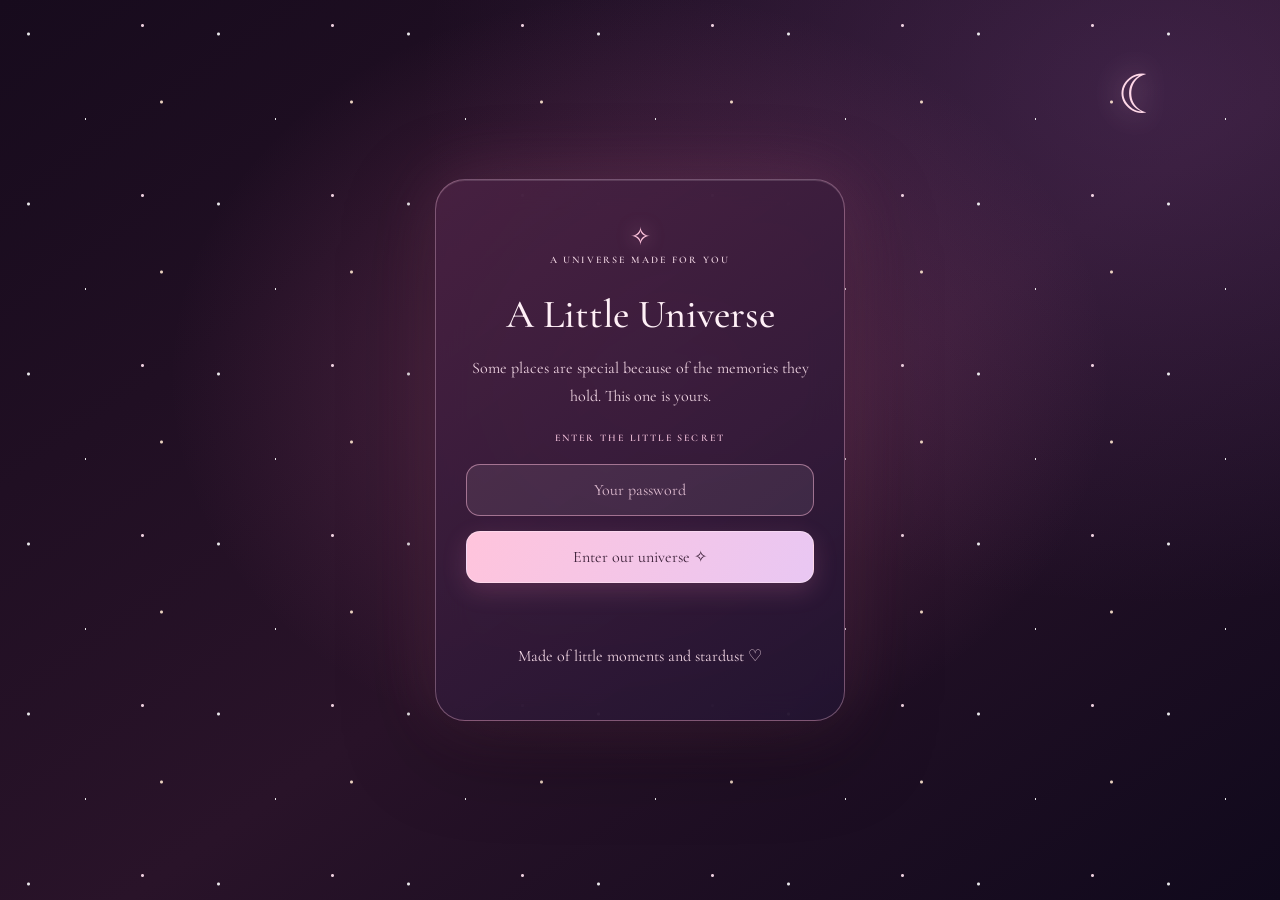
<file: index.html>
<!DOCTYPE html>
<html lang="en">
<head>
  <meta charset="UTF-8">
  <meta name="viewport" content="width=device-width, initial-scale=1.0">
  <meta name="theme-color" content="#100817">
  <title>A Little Universe</title>

  <link rel="preconnect" href="https://fonts.googleapis.com">
  <link rel="preconnect" href="https://fonts.gstatic.com" crossorigin>
  <link href="https://fonts.googleapis.com/css2?family=Cormorant+Garamond:wght@400;500;600&family=Manrope:wght@400;500;600;700&display=swap" rel="stylesheet">

  <link rel="stylesheet" href="./styles.css">
</head>
<body>

  <!-- Background universe -->
  <div class="sky" aria-hidden="true">
    <div class="nebula nebula-one"></div>
    <div class="nebula nebula-two"></div>
    <div class="nebula nebula-three"></div>
    <div class="moon-halo"></div>
    <div class="moon">
      <span class="moon-crater crater-one"></span>
      <span class="moon-crater crater-two"></span>
      <span class="moon-crater crater-three"></span>
    </div>
    <div class="stars stars-a"></div>
    <div class="stars stars-b"></div>
    <div class="stars stars-c"></div>
    <div class="constellation constellation-one"></div>
    <div class="constellation constellation-two"></div>
    <div class="shooting-star"></div>
    <div class="horizon-glow"></div>
    <div class="aurora aurora-one"></div>
    <div class="aurora aurora-two"></div>
    <div class="star-dust"></div>
  </div>

  <!-- Password portal -->
  <section id="password-screen">
    <div class="password-stars"></div>
    <div class="password-moon" aria-hidden="true">☾</div>

    <form class="password-card" id="password-form">
      <div class="password-ornament" aria-hidden="true">✧</div>

      <p class="eyebrow">A universe made for you</p>
      <h1>A Little Universe</h1>
      <p>
        Some places are special because of the memories
        they hold. This one is yours.
      </p>

      <label for="password-input" class="eyebrow">Enter the little secret</label>
      <input
        id="password-input"
        type="password"
        placeholder="Your password"
        autocomplete="current-password"
        required
      >

      <button id="password-submit" type="submit">
        Enter our universe ✧
      </button>

      <p id="password-error" role="alert" aria-live="polite"></p>
      <p class="password-footer">Made of little moments and stardust ♡</p>
    </form>
  </section>

  <!-- Main website -->
  <main id="site-content" class="shell universe" hidden>
    <header class="topbar">
      <a class="wordmark" href="#" aria-label="A Little Universe home">
        <span aria-hidden="true">✧</span>
        A LITTLE UNIVERSE
      </a>
      <span class="wordmark">♡</span>
    </header>

    <section class="welcome">
      <p class="eyebrow">A place among the stars</p>
      <h1>Welcome to your<br><em>little universe.</em></h1>
      <p class="welcome-copy">
        A collection of little thoughts, favourite songs,
        and moments worth keeping.
      </p>
    </section>

    <section class="message-card panel" aria-label="Today's message">
      <div class="card-topline">
        <span class="tiny-star">✧</span>
        <span id="today-date">A note for today</span>
        <span class="tiny-star">✧</span>
        <button
          id="today-play"
          class="music-icon-button"
          type="button"
          aria-label="Play today's song"
          hidden
        >
          <span class="music-symbol">♫</span>
        </button>
      </div>

      <div id="today-content" class="today-content" aria-live="polite">
        <div class="placeholder-orbit" aria-hidden="true">✧</div>
        <h2>A little something for you</h2>
        <p>
          There's a little note waiting here,
          written just for today.
        </p>
      </div>

      <button id="reveal-button" class="primary-button" type="button" disabled>
        Reveal today's message <span>♡</span>
      </button>

      <p id="reveal-hint" class="hint" aria-live="polite">
        Preparing your little note...
      </p>
    </section>

    <div class="between-stars" aria-hidden="true"><span></span> ✧ <span></span></div>
    <section class="archive-section">
      <div class="section-heading">
        <div>
          <p class="eyebrow">Saved in the stars</p>
          <h2>Our little archive</h2>
        </div>
        <span id="archive-count" class="archive-count">0 notes</span>
      </div>

      <p class="archive-intro">Little moments, carefully kept beneath the same sky.</p>
      <div id="archive-list" class="archive-list"></div>

      <div id="archive-empty" class="empty-note hidden">
        Your collection of little moments will appear here. ✧
      </div>
    </section>

    <footer class="footer">
      <span>MADE WITH ♡</span>
      <span>UNDER THE SAME SKY ✧</span>
    </footer>
  </main>

  <script>
    // Password portal
    const passwordForm = document.getElementById("password-form");
    const passwordInput = document.getElementById("password-input");
    const passwordError = document.getElementById("password-error");
    const passwordScreen = document.getElementById("password-screen");
    const siteContent = document.getElementById("site-content");

    passwordForm.addEventListener("submit", function (event) {
      event.preventDefault();

      if (passwordInput.value === "kruthik") {
        passwordError.textContent = "";
        passwordScreen.hidden = true;
        siteContent.hidden = false;
      } else {
        passwordError.textContent = "That isn't quite right. Try again. ♡";
        passwordInput.value = "";
        passwordInput.focus();
      }
    });
  </script>

  <script src="./app.js"></script>
</body>
        </html>
</file>
<file: styles.css>
:root {
  color-scheme: dark;
  --night: #100817;
  --ink: #fff5fb;
  --muted: #d8bfd2;
  --rose: #ffc0d9;
  --pink: #f29ac2;
  --lilac: #d9c5ff;
  --gold: #ffe8c7;
  --line: rgba(255, 207, 231, .22);
  --glass: rgba(37, 17, 43, .72);
}

* { box-sizing: border-box; }

html {
  min-height: 100%;
  background: var(--night);
  scroll-behavior: smooth;
}

body {
  margin: 0;
  min-height: 100vh;
  overflow-x: hidden;
  color: var(--ink);
  font-family: Manrope, sans-serif;
  background: linear-gradient(180deg,#100817 0%,#1b1028 48%,#100918 100%);
}

button,input { font: inherit; }
button { cursor: pointer; -webkit-tap-highlight-color: transparent; }

button:focus-visible,input:focus-visible {
  outline: 2px solid var(--gold);
  outline-offset: 4px;
}

[hidden] { display: none !important; }

/* The universe */
.sky {
  position: fixed;
  inset: 0;
  z-index: 0;
  overflow: hidden;
  pointer-events: none;
  background:
    radial-gradient(ellipse at 50% 80%,rgba(135,55,113,.22),transparent 48%),
    radial-gradient(ellipse at 12% 28%,rgba(105,48,119,.24),transparent 43%),
    linear-gradient(150deg,#100817 0%,#21112d 48%,#0d0a1c 100%);
}

.sky::before,.sky::after {
  content:"";
  position:absolute;
  width:78vw;
  height:45vw;
  min-width:420px;
  border-radius:50%;
  filter:blur(76px);
  pointer-events:none;
}

.sky::before {
  top:18%;
  left:-28%;
  transform:rotate(-25deg);
  background:radial-gradient(ellipse,rgba(221,91,151,.28),rgba(128,75,168,.14) 48%,transparent 73%);
}

.sky::after {
  right:-32%;
  bottom:0;
  transform:rotate(24deg);
  background:radial-gradient(ellipse,rgba(151,89,190,.28),rgba(211,104,158,.12) 45%,transparent 73%);
}

.nebula {
  position:absolute;
  width:72vw;
  height:46vw;
  min-width:390px;
  min-height:260px;
  border-radius:50%;
  filter:blur(66px);
  pointer-events:none;
}

.nebula-one {
  top:7%;
  left:-34%;
  transform:rotate(-28deg);
  background:radial-gradient(ellipse,rgba(219,103,158,.35),rgba(126,76,169,.15) 48%,transparent 72%);
}

.nebula-two {
  right:-35%;
  top:37%;
  transform:rotate(24deg);
  background:radial-gradient(ellipse,rgba(169,91,183,.34),rgba(211,104,159,.12) 48%,transparent 72%);
}

.nebula-three {
  left:10%;
  bottom:-31%;
  width:80vw;
  height:50vw;
  background:radial-gradient(ellipse,rgba(190,92,151,.25),rgba(119,77,164,.12) 48%,transparent 72%);
}

.moon-halo {
  position:absolute;
  top:3%;
  right:clamp(1rem,11vw,10rem);
  width:clamp(250px,39vw,490px);
  aspect-ratio:1;
  border-radius:50%;
  background:radial-gradient(circle,rgba(255,208,222,.24),rgba(220,183,255,.13) 35%,transparent 72%);
  filter:blur(18px);
}

/* Delicate crescent moon */
.moon {
  position:absolute;
  top:8%;
  right:clamp(4rem,17vw,17rem);
  width:clamp(125px,18vw,218px);
  aspect-ratio:1;
  overflow:visible;
  border-radius:50%;
  background:transparent;
  filter:drop-shadow(0 0 15px rgba(255,218,231,.65))
         drop-shadow(0 0 48px rgba(216,174,255,.35));
}

.moon::before {
  content:"";
  position:absolute;
  inset:0;
  border-radius:50%;
  background:
    radial-gradient(circle at 29% 23%,rgba(255,255,255,.98),transparent 13%),
    radial-gradient(circle at 69% 68%,rgba(145,125,151,.2),transparent 17%),
    linear-gradient(135deg,#fff7ed 0%,#f5dfe8 42%,#d9cce8 100%);
}

.moon::after {
  content:"";
  position:absolute;
  top:-5%;
  left:34%;
  width:94%;
  height:94%;
  border-radius:50%;
  background:#171024;
  box-shadow:-8px 3px 18px rgba(255,216,235,.12);
}

.moon-crater { display:none; }

.stars {
  position:absolute;
  inset:-8%;
  pointer-events:none;
  background-repeat:repeat;
}

.stars-a {
  opacity:.95;
  background-image:
    radial-gradient(2px 2px at 12px 26px,#fff 55%,transparent 100%),
    radial-gradient(1px 1px at 83px 71px,#ffe4f0 55%,transparent 100%),
    radial-gradient(2px 2px at 155px 135px,#fff 55%,transparent 100%),
    radial-gradient(1px 1px at 213px 45px,#fff 55%,transparent 100%),
    radial-gradient(1.5px 1.5px at 250px 170px,#ffe8d2 55%,transparent 100%),
    radial-gradient(1px 1px at 310px 95px,#e7d9ff 55%,transparent 100%);
  background-size:340px 230px;
  animation:star-twinkle 6s ease-in-out infinite alternate;
}

.stars-b {
  opacity:.7;
  background-image:
    radial-gradient(1px 1px at 48px 104px,#fff 55%,transparent 100%),
    radial-gradient(2px 2px at 188px 22px,#f0d9ff 55%,transparent 100%),
    radial-gradient(2px 2px at 270px 158px,#fff 55%,transparent 100%),
    radial-gradient(1px 1px at 115px 180px,#fff 55%,transparent 100%);
  background-size:310px 220px;
  animation:star-twinkle 9s ease-in-out infinite alternate-reverse;
}

.stars-c {
  opacity:.5;
  background-image:
    radial-gradient(2px 2px at 75px 60px,#fff 55%,transparent 100%),
    radial-gradient(1px 1px at 210px 110px,#f4d9ff 55%,transparent 100%),
    radial-gradient(1.5px 1.5px at 300px 35px,#fff 55%,transparent 100%);
  background-size:390px 260px;
  animation:star-drift 42s linear infinite;
}

.constellation {
  position:absolute;
  width:155px;
  height:110px;
  opacity:.35;
  background:
    radial-gradient(3px 3px at 10% 15%,#fff 55%,transparent 100%),
    radial-gradient(2px 2px at 45% 35%,#fff 55%,transparent 100%),
    radial-gradient(3px 3px at 80% 10%,#fff 55%,transparent 100%),
    radial-gradient(2px 2px at 65% 80%,#fff 55%,transparent 100%),
    linear-gradient(25deg,transparent 24%,rgba(255,211,235,.5) 24.5%,transparent 25.5%);
  filter:drop-shadow(0 0 5px rgba(255,214,237,.65));
}

.constellation-one {
  top:31%;
  left:9%;
  transform:rotate(15deg);
}

.constellation-two {
  right:9%;
  bottom:22%;
  transform:rotate(-35deg) scale(.78);
}

.shooting-star {
  position:absolute;
  top:19%;
  left:11%;
  width:120px;
  height:2px;
  opacity:0;
  background:linear-gradient(90deg,transparent,rgba(255,255,255,.95),transparent);
  filter:drop-shadow(0 0 5px #fff);
  transform:rotate(-35deg);
  animation:shooting 15s ease-in-out 3s infinite;
}

.horizon-glow {
  position:absolute;
  bottom:-29%;
  left:-10%;
  width:120%;
  height:60%;
  background:radial-gradient(ellipse,rgba(197,91,153,.26),rgba(115,75,157,.1) 42%,transparent 70%);
  filter:blur(24px);
}

/* Page frame and glass surfaces */
.shell {
  position:relative;
  z-index:1;
  width:min(100% - 36px,940px);
  margin:0 auto;
  padding:7vh 0 70px;
}

.panel {
  background:linear-gradient(145deg,rgba(55,27,61,.76),rgba(24,15,43,.82));
  border:1px solid var(--line);
  box-shadow:0 25px 90px rgba(0,0,0,.34),inset 0 1px rgba(255,255,255,.09);
  backdrop-filter:blur(20px);
  -webkit-backdrop-filter:blur(20px);
}

.eyebrow {
  margin:0 0 16px;
  color:#f0bfd9;
  font-size:10px;
  letter-spacing:.22em;
  font-weight:600;
  text-transform:uppercase;
}

h1,h2 {
  font-family:"Cormorant Garamond",Georgia,serif;
  font-weight:400;
}

/* Pink password portal */
#password-screen {
  position:fixed;
  inset:0;
  z-index:10000;
  display:flex;
  align-items:center;
  justify-content:center;
  padding:24px;
  overflow:auto;
  color:#fff0f6;
  text-align:center;
  font-family:"Cormorant Garamond",Georgia,serif;
  background:
    radial-gradient(ellipse at 50% 42%,rgba(194,91,147,.3),transparent 52%),
    radial-gradient(ellipse at 90% 10%,rgba(134,83,164,.24),transparent 45%),
    linear-gradient(145deg,#170b1d,#291329 55%,#10091c);
}

.password-stars {
  position:absolute;
  inset:0;
  pointer-events:none;
  opacity:.9;
  background-image:
    radial-gradient(2px 2px at 15% 20%,#fff 50%,transparent 100%),
    radial-gradient(2px 2px at 75% 15%,#ffe0ee 50%,transparent 100%),
    radial-gradient(1px 1px at 45% 70%,#fff 50%,transparent 100%),
    radial-gradient(2px 2px at 85% 60%,#ffe6cf 50%,transparent 100%);
  background-size:190px 170px;
}

.password-moon {
  position:absolute;
  top:7%;
  right:9%;
  color:#ffd8e8;
  font-size:54px;
  text-shadow:0 0 30px rgba(255,202,226,.65);
}

.password-card {
  position:relative;
  width:100%;
  max-width:410px;
  padding:42px 30px 34px;
  border:1px solid rgba(255,195,222,.35);
  border-radius:30px;
  background:linear-gradient(145deg,rgba(74,34,67,.86),rgba(34,20,49,.9));
  box-shadow:0 24px 90px rgba(0,0,0,.34),0 0 70px rgba(226,111,169,.2),inset 0 1px rgba(255,255,255,.13);
  backdrop-filter:blur(16px);
  -webkit-backdrop-filter:blur(16px);
}

.password-ornament {
  color:#ffc4dd;
  font-size:25px;
  text-shadow:0 0 18px rgba(255,174,211,.6);
}

.password-card h1 {
  margin:20px 0 12px;
  color:#fff0f7;
  font-size:40px;
  font-weight:500;
}

.password-card p {
  color:#efd4e2;
  line-height:1.75;
}

#password-input {
  width:100%;
  margin-top:18px;
  padding:15px;
  border:1px solid rgba(255,190,219,.5);
  border-radius:14px;
  background:rgba(255,239,247,.08);
  color:white;
  text-align:center;
  font-size:16px;
}

#password-input::placeholder { color:#dcb9ce; }

#password-submit {
  width:100%;
  margin-top:15px;
  padding:15px;
  border:1px solid rgba(255,235,244,.48);
  border-radius:14px;
  background:linear-gradient(115deg,#ffc4dc,#e9c7f3);
  color:#3c2038;
  font-size:16px;
  box-shadow:0 8px 25px rgba(230,126,177,.2);
  transition:transform .2s,filter .2s;
}

#password-submit:hover {
  transform:translateY(-2px);
  filter:brightness(1.06);
}

#password-error {
  min-height:22px;
  margin-bottom:0;
  color:#ffb9d4;
  font-family:Manrope,sans-serif;
  font-size:13px;
}

.password-footer {
  margin-top:24px;
  color:#d9b9d0;
}

/* Welcome */
.universe { animation:fade-up .8s ease both; }

.topbar {
  display:flex;
  align-items:center;
  justify-content:space-between;
  margin-bottom:8vh;
}

.wordmark {
  display:flex;
  align-items:center;
  gap:10px;
  color:#f6d9e9;
  text-decoration:none;
  font-size:12px;
  letter-spacing:.08em;
}

.welcome {
  position:relative;
  margin:0 auto 48px;
  padding:20px 12px 30px;
  text-align:center;
}

.welcome::before {
  content:"✧";
  display:block;
  margin-bottom:13px;
  color:#ffd3e6;
  font-size:24px;
  text-shadow:0 0 22px rgba(255,180,216,.8);
}

.welcome .eyebrow { margin-bottom:20px; }

.welcome h1 {
  margin:0;
  font-size:clamp(49px,8vw,78px);
  line-height:.96;
  letter-spacing:-.035em;
  text-shadow:0 5px 38px rgba(0,0,0,.25);
}

.welcome h1 em {
  color:#ffc2dc;
  font-weight:400;
}

.welcome-copy {
  max-width:390px;
  margin:22px auto 0;
  color:var(--muted);
  font-size:12px;
  line-height:1.9;
}

/* Today's note */
.message-card {
  position:relative;
  isolation:isolate;
  width:min(100%,660px);
  min-height:330px;
  margin:0 auto;
  padding:clamp(28px,6vw,52px);
  border:1px solid rgba(255,196,222,.32);
  border-radius:28px;
  text-align:center;
  background:linear-gradient(145deg,rgba(70,34,66,.79),rgba(29,19,48,.88));
  box-shadow:0 25px 75px rgba(0,0,0,.28),0 0 55px rgba(206,100,157,.11),inset 0 1px rgba(255,255,255,.13);
  backdrop-filter:blur(20px);
  -webkit-backdrop-filter:blur(20px);
}

.message-card::before {
  content:"";
  position:absolute;
  z-index:-1;
  inset:9px;
  border:1px solid rgba(255,210,230,.13);
  border-radius:21px;
  pointer-events:none;
}

.message-card::after {
  content:"♡";
  position:absolute;
  top:16px;
  right:25px;
  color:rgba(255,196,222,.38);
  font-family:Georgia,serif;
  font-size:26px;
}

.card-topline {
  display:flex;
  align-items:center;
  justify-content:center;
  gap:11px;
  color:#f0c8df;
  font-size:10px;
  letter-spacing:.15em;
  text-transform:uppercase;
}

.tiny-star {
  color:var(--gold);
  font-size:17px;
  text-shadow:0 0 12px rgba(255,230,183,.7);
}

.music-icon-button,.archive-music-button {
  position:relative;
  display:inline-grid;
  place-items:center;
  width:38px;
  height:38px;
  flex:0 0 38px;
  margin-left:7px;
  padding:0;
  border:1px solid rgba(255,202,226,.58);
  border-radius:50%;
  color:#fff1f7;
  font-size:17px;
  background:
    radial-gradient(circle at 32% 24%,rgba(255,255,255,.24),transparent 48%),
    linear-gradient(145deg,rgba(235,143,188,.35),rgba(151,105,178,.24));
  box-shadow:0 0 0 3px rgba(235,170,208,.07),0 0 18px rgba(230,151,194,.2),inset 0 1px rgba(255,255,255,.22);
  transition:transform .25s,border-color .25s,box-shadow .25s,background .25s;
}

.music-icon-button::before,.archive-music-button::before {
  content:"";
  position:absolute;
  inset:-5px;
  border:1px solid rgba(255,210,231,.15);
  border-radius:inherit;
}

.music-icon-button:hover,.archive-music-button:hover {
  transform:translateY(-2px) scale(1.07);
  border-color:rgba(255,235,244,.9);
  box-shadow:0 0 0 4px rgba(235,170,208,.09),0 0 26px rgba(255,171,211,.4),inset 0 1px rgba(255,255,255,.3);
}

.music-icon-button.is-playing,.archive-music-button.is-playing {
  color:#fff5d9;
  border-color:rgba(255,232,184,.9);
  background:linear-gradient(145deg,rgba(239,190,164,.43),rgba(185,119,173,.3));
  box-shadow:0 0 0 4px rgba(242,218,172,.08),0 0 28px rgba(255,225,169,.4),inset 0 1px rgba(255,255,255,.3);
}

.music-symbol {
  position:relative;
  z-index:1;
  line-height:1;
}

.today-content { padding:32px 0 10px; }

.placeholder-orbit {
  margin:0 auto 13px;
  color:#ffd5e7;
  font-size:23px;
  text-shadow:0 0 18px rgba(255,185,218,.7);
  animation:breathe 4s ease-in-out infinite;
}

.today-content h2 {
  margin:0 0 17px;
  color:#fff0f7;
  font-size:clamp(32px,5vw,46px);
  line-height:1.05;
}

.today-content p {
  max-width:490px;
  margin:0 auto;
  color:#f0dfeb;
  font-size:13px;
  line-height:2.05;
  white-space:pre-wrap;
}

.primary-button {
  width:100%;
  max-width:290px;
  margin-top:27px;
  padding:15px 20px;
  border:1px solid rgba(255,239,247,.55);
  border-radius:999px;
  color:#45233d;
  background:linear-gradient(105deg,#ffe0ec,#f5c2dc 52%,#e5d0f8);
  font-size:12px;
  font-weight:700;
  letter-spacing:.025em;
  box-shadow:0 9px 28px rgba(223,123,174,.2),inset 0 1px rgba(255,255,255,.6);
  transition:transform .25s,box-shadow .25s,opacity .25s;
}

.primary-button:hover:not(:disabled) {
  transform:translateY(-3px);
  box-shadow:0 13px 34px rgba(223,123,174,.34);
}

.primary-button:disabled {
  cursor:default;
  opacity:.72;
}

.primary-button span {
  margin-left:8px;
  font-size:16px;
}

.hint {
  min-height:16px;
  margin:15px 0 0;
  color:#c5aabe;
  font-size:10px;
}

/* Archive */
.archive-section {
  width:min(100%,720px);
  margin:82px auto 0;
}

.section-heading {
  display:flex;
  align-items:end;
  justify-content:space-between;
  gap:15px;
  margin-bottom:22px;
  padding:0 3px;
}

.section-heading .eyebrow { margin-bottom:7px; }

.section-heading h2 {
  margin:0;
  color:#fff0f7;
  font-size:36px;
}

.archive-count {
  padding-bottom:6px;
  color:#d0b5c9;
  font-size:10px;
  white-space:nowrap;
}

.archive-list {
  display:grid;
  gap:12px;
}

.archive-item {
  overflow:hidden;
  border:1px solid rgba(255,196,222,.2);
  border-radius:17px;
  background:linear-gradient(115deg,rgba(56,30,58,.76),rgba(28,20,45,.78));
  box-shadow:0 10px 30px rgba(0,0,0,.12),inset 0 1px rgba(255,255,255,.06);
  backdrop-filter:blur(14px);
  -webkit-backdrop-filter:blur(14px);
  transition:border-color .25s,transform .25s,background .25s;
}

.archive-item:hover {
  border-color:rgba(255,196,222,.38);
  transform:translateY(-1px);
}

.archive-heading {
  display:flex;
  align-items:center;
  gap:10px;
  padding:0 16px 0 20px;
}

.archive-toggle {
  display:flex;
  flex:1;
  min-width:0;
  align-items:center;
  justify-content:space-between;
  gap:15px;
  padding:18px 0;
  border:0;
  color:var(--ink);
  text-align:left;
  background:transparent;
}

.archive-meta {
  display:grid;
  min-width:0;
  gap:6px;
}

.archive-date {
  color:#d7aeca;
  font-size:9px;
  letter-spacing:.14em;
  text-transform:uppercase;
}

.archive-title {
  overflow-wrap:anywhere;
  color:#fff0f7;
  font-family:"Cormorant Garamond",Georgia,serif;
  font-size:25px;
  font-weight:400;
}

.archive-chevron {
  flex:0 0 auto;
  color:#f3bfd8;
  transition:transform .2s;
}

.archive-item.open .archive-chevron { transform:rotate(180deg); }

.archive-music-button {
  width:35px;
  height:35px;
  flex-basis:35px;
  margin-left:0;
  font-size:15px;
}

.archive-body {
  display:none;
  padding:20px 22px 23px;
  border-top:1px solid rgba(255,196,222,.16);
  background:rgba(18,12,31,.25);
}

.archive-item.open .archive-body {
  display:block;
  animation:fade-up .35s ease both;
}

.archive-message {
  margin:0;
  color:#eddfeb;
  font-size:12px;
  line-height:2;
  white-space:pre-wrap;
}

.empty-note {
  padding:28px;
  border:1px dashed rgba(255,196,222,.3);
  border-radius:17px;
  color:#d4b9ce;
  font-size:12px;
  text-align:center;
  background:rgba(40,20,48,.3);
}

.hidden { display:none !important; }

.footer {
  display:flex;
  justify-content:space-between;
  max-width:720px;
  margin:68px auto 0;
  color:#b69aaf;
  font-size:9px;
  letter-spacing:.1em;
}

/* Animations */
@keyframes star-twinkle {
  from { opacity:.48; }
  to { opacity:1; }
}

@keyframes star-drift {
  from { transform:translateY(0); }
  to { transform:translateY(-32px); }
}

@keyframes shooting {
  0%,72%,100% {
    opacity:0;
    transform:translate(0,0) rotate(-35deg);
  }
  74% { opacity:.9; }
  79% {
    opacity:0;
    transform:translate(150px,95px) rotate(-35deg);
  }
}

@keyframes breathe {
  0%,100% { opacity:.65; transform:scale(1); }
  50% { opacity:1; transform:scale(1.1); }
}

@keyframes fade-up {
  from { opacity:0; transform:translateY(9px); }
  to { opacity:1; transform:translateY(0); }
}

@media (prefers-reduced-motion:reduce) {
  *,*::before,*::after {
    animation-duration:.01ms !important;
    animation-iteration-count:1 !important;
    transition-duration:.01ms !important;
    scroll-behavior:auto !important;
  }
}

/* Mobile */
@media (max-width:560px) {
  .shell {
    width:min(100% - 24px,940px);
    padding-top:5vh;
  }

  .password-card {
    padding:35px 23px 29px;
    border-radius:24px;
  }

  .moon {
    top:5%;
    right:4%;
    width:clamp(105px,29vw,150px);
    opacity:.9;
  }

  .moon-halo {
    top:1%;
    right:-9%;
  }

  .topbar { margin-bottom:7vh; }

  .welcome { margin-bottom:34px; }

  .welcome h1 { font-size:clamp(44px,13vw,62px); }

  .message-card {
    min-height:300px;
    padding:30px 22px;
    border-radius:22px;
  }

  .message-card::before {
    inset:7px;
    border-radius:16px;
  }

  .archive-section { margin-top:62px; }

  .section-heading h2 { font-size:31px; }

  .archive-heading {
    padding-left:14px;
    padding-right:10px;
  }

  .archive-title { font-size:22px; }

  .archive-music-button {
    width:33px;
    height:33px;
    flex-basis:33px;
  }

  .footer { margin-top:52px; }
  }
  


/* --- Refined celestial universe: main-site polish (password portal untouched) --- */
.sky {
  background:
    radial-gradient(ellipse at 52% 46%, rgba(105, 62, 126, .16), transparent 52%),
    radial-gradient(ellipse at 78% 18%, rgba(216, 143, 187, .13), transparent 36%),
    radial-gradient(ellipse at 18% 72%, rgba(114, 73, 153, .19), transparent 44%),
    linear-gradient(155deg, #100817 0%, #1c1029 46%, #100a1d 100%);
}
.sky::before { opacity: .72; filter: blur(92px); }
.sky::after { opacity: .72; filter: blur(92px); }
.nebula-one { opacity: .78; filter: blur(78px); }
.nebula-two { opacity: .76; filter: blur(82px); }
.nebula-three { opacity: .72; filter: blur(88px); }

.moon {
  overflow: visible;
  background: linear-gradient(145deg, #fffaf5 0%, #f4ddeb 46%, #cdbde8 100%);
  -webkit-mask: radial-gradient(circle at 34% 42%, transparent 0 48%, #000 49.5% 100%);
  mask: radial-gradient(circle at 34% 42%, transparent 0 48%, #000 49.5% 100%);
  filter: drop-shadow(0 0 8px rgba(255, 226, 240, .78))
          drop-shadow(0 0 25px rgba(229, 184, 239, .43))
          drop-shadow(0 0 58px rgba(207, 151, 213, .2));
}
.moon::before { display: none; }
.moon::after { display: none; }
.moon-halo {
  background: radial-gradient(circle, rgba(255, 211, 232, .18), rgba(213, 177, 245, .1) 34%, transparent 70%);
  filter: blur(25px);
}

.stars-a { opacity: .9; }
.stars-b { opacity: .62; }
.stars-c { opacity: .42; }

.shell { padding-top: 5.5vh; }
.topbar { margin-bottom: 7vh; }
.wordmark { letter-spacing: .14em; font-size: 10px; }
.welcome { margin-bottom: 42px; }
.welcome h1 {
  text-shadow: 0 8px 48px rgba(12, 5, 22, .48), 0 0 34px rgba(231, 174, 214, .1);
}
.welcome h1 em {
  color: #f4c5df;
  text-shadow: 0 0 32px rgba(231, 160, 203, .2);
}
.welcome-copy { color: #d9c5d9; }

.message-card {
  border-color: rgba(255, 211, 233, .34);
  background:
    radial-gradient(ellipse at 50% 0%, rgba(210, 144, 192, .13), transparent 62%),
    linear-gradient(145deg, rgba(51, 29, 62, .78), rgba(23, 16, 42, .88));
  box-shadow: 0 28px 100px rgba(0, 0, 0, .36),
              0 0 70px rgba(203, 124, 179, .13),
              inset 0 1px rgba(255, 255, 255, .16);
}
.message-card::before { border-color: rgba(255, 221, 238, .17); }
.message-card::after { color: rgba(255, 207, 230, .48); }
.today-content h2 { color: #fff5fa; }
.today-content p { color: #eadce9; }
.primary-button {
  background: linear-gradient(105deg, #ffe8f0 0%, #f4cbe1 54%, #dfd0f5 100%);
  box-shadow: 0 10px 32px rgba(223, 139, 184, .24), inset 0 1px rgba(255,255,255,.72);
}
.primary-button:hover:not(:disabled) {
  box-shadow: 0 14px 40px rgba(223, 139, 184, .36), 0 0 25px rgba(240, 189, 218, .15);
}
.archive-section { margin-top: 76px; }
.archive-item {
  border-color: rgba(255, 207, 229, .22);
  background: linear-gradient(115deg, rgba(49, 29, 59, .78), rgba(24, 18, 42, .84));
}
.archive-item:hover {
  border-color: rgba(255, 207, 229, .42);
  background: linear-gradient(115deg, rgba(61, 35, 69, .82), rgba(29, 20, 49, .88));
}
.archive-body { background: rgba(13, 9, 25, .3); }
.footer { color: #c2a8bd; }

@media (max-width: 560px) {
  .shell { padding-top: 4vh; }
  .moon { top: 5%; right: 4%; width: clamp(105px, 29vw, 150px); }
  .welcome { padding-top: 12px; }
}


/* Immersive celestial art direction — main site only; portal rules remain untouched */
body{background:#090612}
.sky{background:radial-gradient(ellipse at 50% 52%,rgba(90,55,120,.2),transparent 42%),radial-gradient(ellipse at 18% 20%,rgba(175,76,137,.18),transparent 34%),radial-gradient(ellipse at 85% 64%,rgba(106,76,169,.19),transparent 38%),linear-gradient(155deg,#080611 0%,#171025 42%,#0b0918 76%,#080611 100%)}
.sky:before{width:90vw;height:58vw;top:5%;left:-32%;background:radial-gradient(ellipse,rgba(232,112,177,.3),rgba(143,88,193,.15) 42%,transparent 72%);filter:blur(105px)}
.sky:after{width:88vw;height:62vw;right:-35%;bottom:4%;background:radial-gradient(ellipse,rgba(150,112,224,.29),rgba(226,130,189,.13) 46%,transparent 72%);filter:blur(110px)}
.nebula{mix-blend-mode:screen}
.nebula-one{top:12%;left:-34%;width:82vw;height:48vw;background:radial-gradient(ellipse,rgba(245,133,190,.27),rgba(150,94,203,.12) 48%,transparent 73%);filter:blur(82px)}
.nebula-two{top:34%;right:-38%;width:82vw;height:58vw;background:radial-gradient(ellipse,rgba(153,121,232,.27),rgba(221,127,190,.12) 48%,transparent 74%);filter:blur(90px)}
.nebula-three{bottom:-37%;left:7%;width:90vw;height:58vw;background:radial-gradient(ellipse,rgba(212,100,169,.22),rgba(105,83,181,.13) 48%,transparent 73%);filter:blur(100px)}
.moon-halo{top:1%;right:clamp(0rem,8vw,8rem);width:clamp(300px,48vw,600px);background:radial-gradient(circle,rgba(255,216,235,.24),rgba(208,180,255,.12) 35%,transparent 70%);filter:blur(30px)}
.moon{top:7%;right:clamp(3rem,15vw,15rem);width:clamp(145px,20vw,245px);filter:drop-shadow(0 0 12px rgba(255,232,244,.9)) drop-shadow(0 0 38px rgba(225,179,242,.55)) drop-shadow(0 0 82px rgba(220,153,208,.24))}
.stars-a{opacity:.95}.stars-b{opacity:.72}.stars-c{opacity:.52}.constellation{opacity:.48}
.shell{width:min(100% - 44px,980px);padding:5.2vh 0 78px}
.topbar{margin-bottom:clamp(56px,9vh,112px);padding:0 2px 15px;border-bottom:1px solid rgba(255,222,241,.11)}
.wordmark{color:rgba(255,232,245,.86)}
.welcome{margin-bottom:42px;padding:12px 12px 40px}
.welcome:before{content:"✦  ─────────  ✧";display:block;margin-bottom:25px;color:#ffe1f0;font-size:13px;letter-spacing:.3em;text-shadow:0 0 18px rgba(255,183,220,.85)}
.welcome .eyebrow{color:#f4c8e2;letter-spacing:.3em;font-size:9px}
.welcome h1{font-size:clamp(58px,9.2vw,100px);line-height:.88;letter-spacing:-.045em;text-shadow:0 10px 65px rgba(0,0,0,.45),0 0 48px rgba(239,180,221,.12)}
.welcome h1 em{display:inline-block;padding-top:.09em;color:#f6c9e2;text-shadow:0 0 38px rgba(237,166,211,.28)}
.welcome-copy{max-width:410px;margin-top:28px;color:#ddcde1;font-size:12px;letter-spacing:.025em}
.message-card{width:min(100%,690px);min-height:390px;padding:clamp(34px,7vw,66px);border:1px solid rgba(255,220,240,.32);border-radius:5px 34px 5px 34px;background:radial-gradient(ellipse at 50% -5%,rgba(239,172,216,.18),transparent 54%),radial-gradient(ellipse at 100% 100%,rgba(155,128,211,.1),transparent 52%),linear-gradient(145deg,rgba(53,34,68,.76),rgba(17,15,36,.88));box-shadow:0 36px 110px rgba(0,0,0,.48),0 0 90px rgba(204,126,186,.13),inset 0 1px rgba(255,255,255,.18),inset 0 0 50px rgba(225,180,220,.035);backdrop-filter:blur(28px);-webkit-backdrop-filter:blur(28px)}
.message-card:before{inset:11px;border:1px solid rgba(255,225,242,.16);border-radius:2px 26px 2px 26px}
.message-card:after{top:24px;right:30px;color:rgba(255,221,239,.55);font-size:28px;text-shadow:0 0 18px rgba(255,190,222,.38)}
.card-topline{color:#f3d4e8;letter-spacing:.22em;font-size:9px}
.today-content{padding:40px 0 12px}
.placeholder-orbit{width:48px;height:48px;display:grid;place-items:center;border:1px solid rgba(255,218,239,.24);border-radius:50%;box-shadow:0 0 28px rgba(233,168,216,.15),inset 0 0 20px rgba(233,168,216,.08)}
.today-content h2{font-size:clamp(38px,5.4vw,54px);line-height:1.02;text-shadow:0 0 30px rgba(237,190,224,.12)}
.today-content p{max-width:440px;color:#e9dce9;font-size:13px;line-height:2.1}
.primary-button{max-width:270px;padding:16px 23px;border:1px solid rgba(255,255,255,.68);color:#3c233d;letter-spacing:.06em;font-size:10px;box-shadow:0 12px 36px rgba(222,143,192,.25),inset 0 1px 0 #fff}
.hint{color:#cdb9d0;letter-spacing:.04em}
.archive-section{width:min(100%,740px);margin:90px auto 0}
.section-heading{margin-bottom:22px}
.section-heading h2{margin:0;color:#fff2fa;font-size:clamp(36px,5vw,48px);line-height:1;letter-spacing:-.02em}
.section-heading .eyebrow{color:#e7b9d7;font-size:9px;letter-spacing:.25em}
.archive-count{padding:8px 13px;border:1px solid rgba(255,220,241,.2);border-radius:999px;color:#e8c9df;font-size:9px;letter-spacing:.08em;background:rgba(255,255,255,.035)}
.archive-item{overflow:hidden;border:1px solid rgba(255,220,241,.18);border-radius:4px 18px 4px 18px;background:linear-gradient(115deg,rgba(47,32,63,.78),rgba(19,17,39,.82));box-shadow:0 14px 42px rgba(0,0,0,.16),inset 0 1px rgba(255,255,255,.07);backdrop-filter:blur(18px);-webkit-backdrop-filter:blur(18px);transition:transform .35s,border-color .35s,box-shadow .35s}
.archive-item:hover{transform:translateY(-3px);border-color:rgba(255,218,239,.4);box-shadow:0 18px 48px rgba(0,0,0,.25),0 0 28px rgba(216,151,205,.08)}
.archive-heading{min-height:86px}.archive-toggle{padding:18px 22px}
.archive-date{color:#dcb7d2;font-size:8px;letter-spacing:.2em}
.archive-title{color:#fff1f8;font-size:27px;line-height:1.05}
.archive-chevron{color:#f1c5df;font-size:19px}
.archive-body{padding:22px 26px 26px;border-top-color:rgba(255,220,241,.13);background:linear-gradient(120deg,rgba(12,10,26,.38),rgba(40,24,52,.2))}
.archive-message{color:#eadce9;font-size:12px;line-height:2.15}
.empty-note{border-color:rgba(255,220,241,.26);color:#d7c2d7;background:rgba(255,255,255,.035)}
.footer{margin-top:76px;padding-top:20px;border-top:1px solid rgba(255,220,241,.12);color:#bba6c0;font-size:8px;letter-spacing:.18em}
@media(max-width:560px){.shell{width:min(100% - 28px,980px);padding-top:26px}.topbar{margin-bottom:64px}.welcome{padding:0 4px 32px;margin-bottom:24px}.welcome h1{font-size:clamp(49px,13vw,68px)}.welcome-copy{max-width:300px;font-size:11px}.moon{top:7%;right:3%;width:clamp(104px,27vw,142px);opacity:.86}.moon-halo{top:2%;right:-12%;width:310px}.message-card{min-height:350px;padding:34px 22px;border-radius:4px 25px 4px 25px}.message-card:before{inset:7px;border-radius:2px 18px 2px 18px}.card-topline{gap:8px;font-size:8px;letter-spacing:.13em}.today-content{padding-top:34px}.today-content h2{font-size:38px}.today-content p{font-size:12px}.archive-section{margin-top:66px}.archive-title{font-size:23px}.archive-heading{min-height:78px}.archive-toggle{padding:16px 14px}.archive-body{padding:18px 17px 21px}.footer{gap:14px;font-size:7px}}


/* Supporting details for the new layout */
.aurora{position:absolute;width:75vw;height:24vw;min-height:180px;border-radius:50%;filter:blur(62px);opacity:.2;pointer-events:none;mix-blend-mode:screen}
.aurora-one{top:28%;left:8%;transform:rotate(-22deg);background:linear-gradient(90deg,transparent,rgba(255,159,210,.52),rgba(175,148,255,.36),transparent)}
.aurora-two{top:58%;right:-18%;transform:rotate(28deg);background:linear-gradient(90deg,transparent,rgba(171,140,255,.42),rgba(255,169,216,.3),transparent)}
.star-dust{position:absolute;inset:0;opacity:.36;background-image:radial-gradient(1px 1px at 20% 30%,#fff 50%,transparent 100%),radial-gradient(1px 1px at 72% 18%,#ffe5f3 50%,transparent 100%),radial-gradient(1.5px 1.5px at 86% 76%,#fff 50%,transparent 100%),radial-gradient(1px 1px at 42% 82%,#e8d9ff 50%,transparent 100%);background-size:270px 240px;animation:dust-float 32s linear infinite}
.between-stars{display:flex;align-items:center;justify-content:center;gap:18px;width:min(300px,70%);margin:70px auto 66px;color:rgba(255,218,239,.78);font-size:13px}
.between-stars span{height:1px;flex:1;background:linear-gradient(90deg,transparent,rgba(255,210,235,.38),transparent)}
.archive-intro{margin:0 0 24px;color:#c9b7ce;font-size:11px;letter-spacing:.035em;line-height:1.8}
.message-arrived{animation:message-arrive .75s cubic-bezier(.2,.75,.25,1) both}
@keyframes message-arrive{from{opacity:0;transform:translateY(18px) scale(.985);filter:blur(5px)}to{opacity:1;transform:translateY(0) scale(1);filter:blur(0)}}
@keyframes dust-float{from{transform:translateY(0)}to{transform:translateY(-24px)}}
@media(max-width:560px){.between-stars{margin:54px auto 50px}.archive-intro{font-size:10px}}
@media(prefers-reduced-motion:reduce){.message-arrived{animation:none}.star-dust{animation:none}}


/* Gentle layered depth for the existing illustrated sky (not a WebGL scene) */
.sky .nebula,
.sky .moon-halo,
.sky .moon,
.sky .stars,
.sky .constellation,
.sky .aurora,
.sky .star-dust {
  will-change: transform;
  transition: transform 900ms cubic-bezier(.2,.65,.25,1);
}
.sky .nebula-one { transform: translate3d(var(--drift-nebula-x, 0px), var(--drift-nebula-y, 0px), 0) rotate(-28deg); }
.sky .nebula-two { transform: translate3d(var(--drift-nebula-x, 0px), var(--drift-nebula-y, 0px), 0) rotate(24deg); }
.sky .moon-halo { transform: translate3d(var(--drift-moon-x, 0px), var(--drift-moon-y, 0px), 0) scale(1.02); }
.sky .moon { transform: translate3d(var(--drift-moon-x, 0px), var(--drift-moon-y, 0px), 0); }
.sky .stars-a { transform: translate3d(var(--drift-stars-a-x, 0px), var(--drift-stars-a-y, 0px), 0); }
.sky .stars-b { transform: translate3d(var(--drift-stars-b-x, 0px), var(--drift-stars-b-y, 0px), 0); }
.sky .stars-c { transform: translate3d(var(--drift-stars-c-x, 0px), var(--drift-stars-c-y, 0px), 0); }
.sky .aurora-one,.sky .aurora-two { transform: translate3d(var(--drift-aurora-x, 0px), var(--drift-aurora-y, 0px), 0) rotate(-12deg); }
@media (prefers-reduced-motion: reduce) {
  .sky .nebula,.sky .moon-halo,.sky .moon,.sky .stars,.sky .constellation,.sky .aurora,.sky .star-dust { transition: none; }
}
</file>
